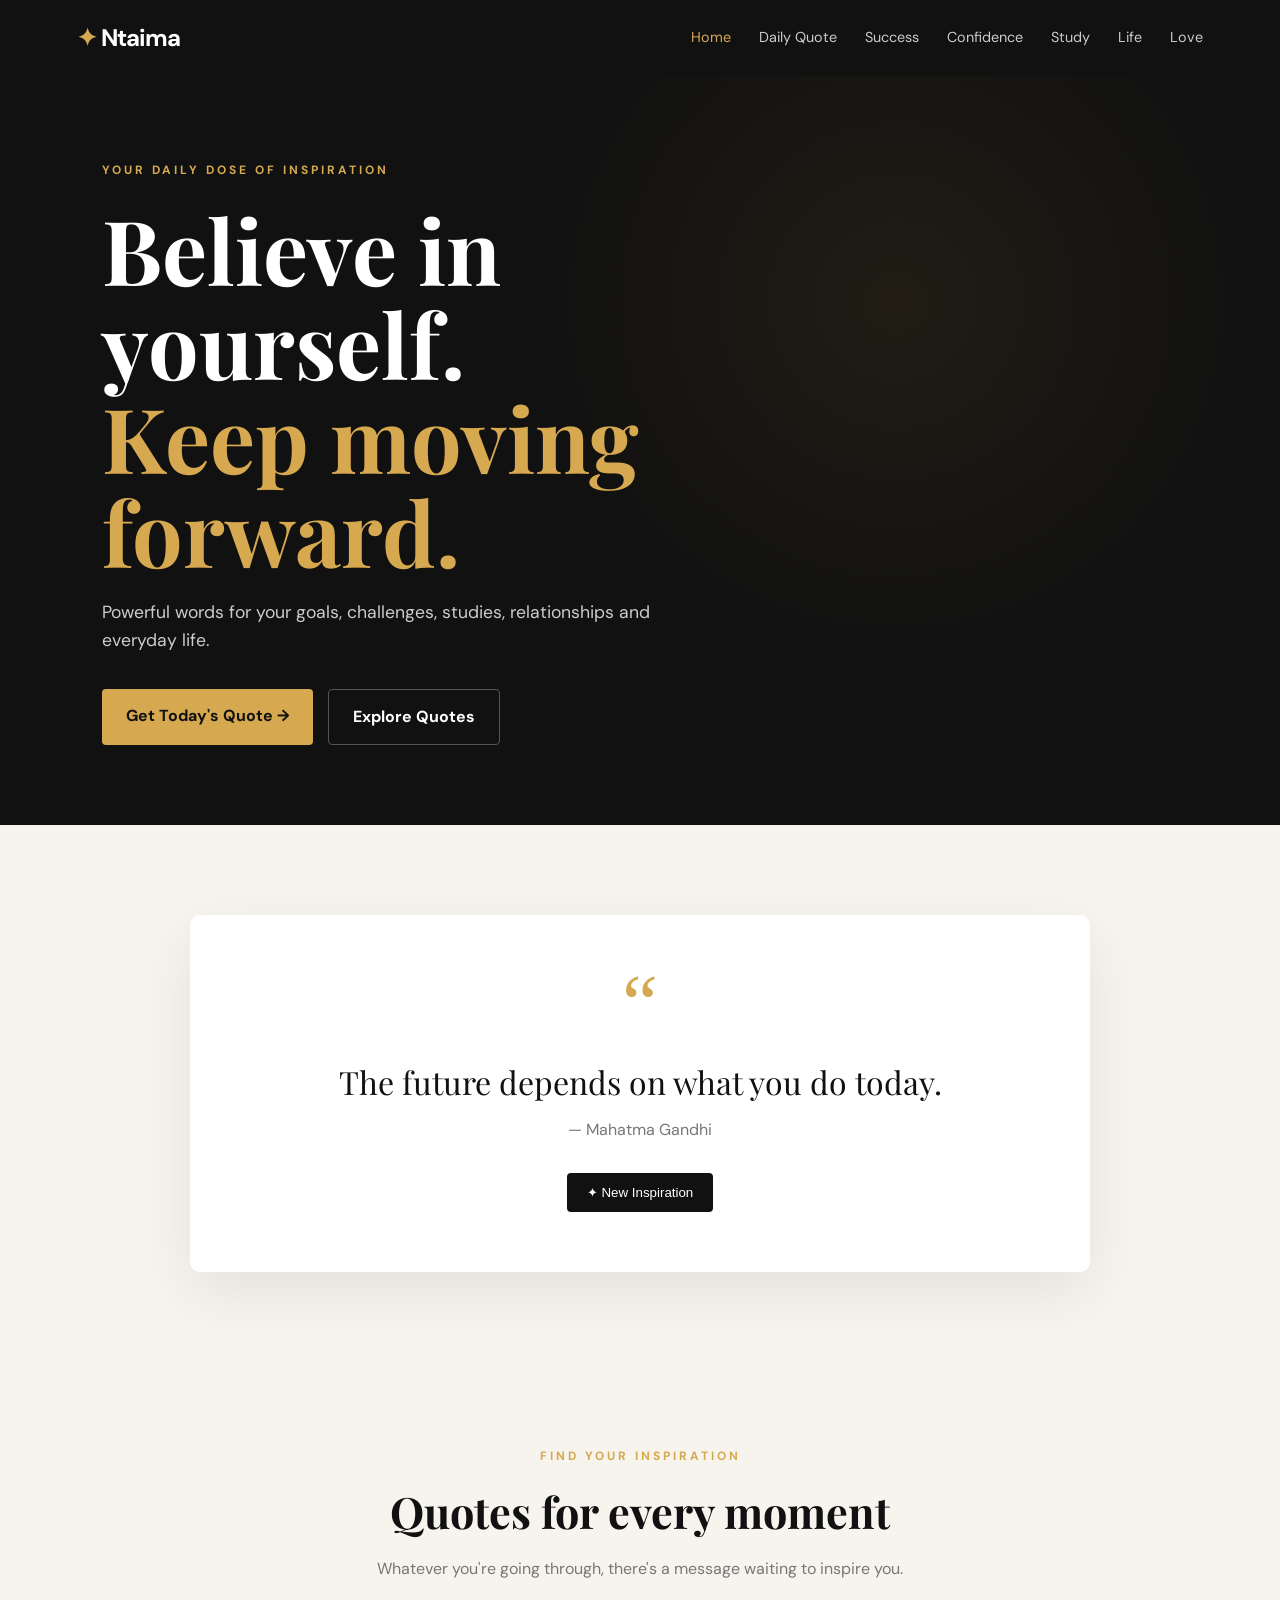
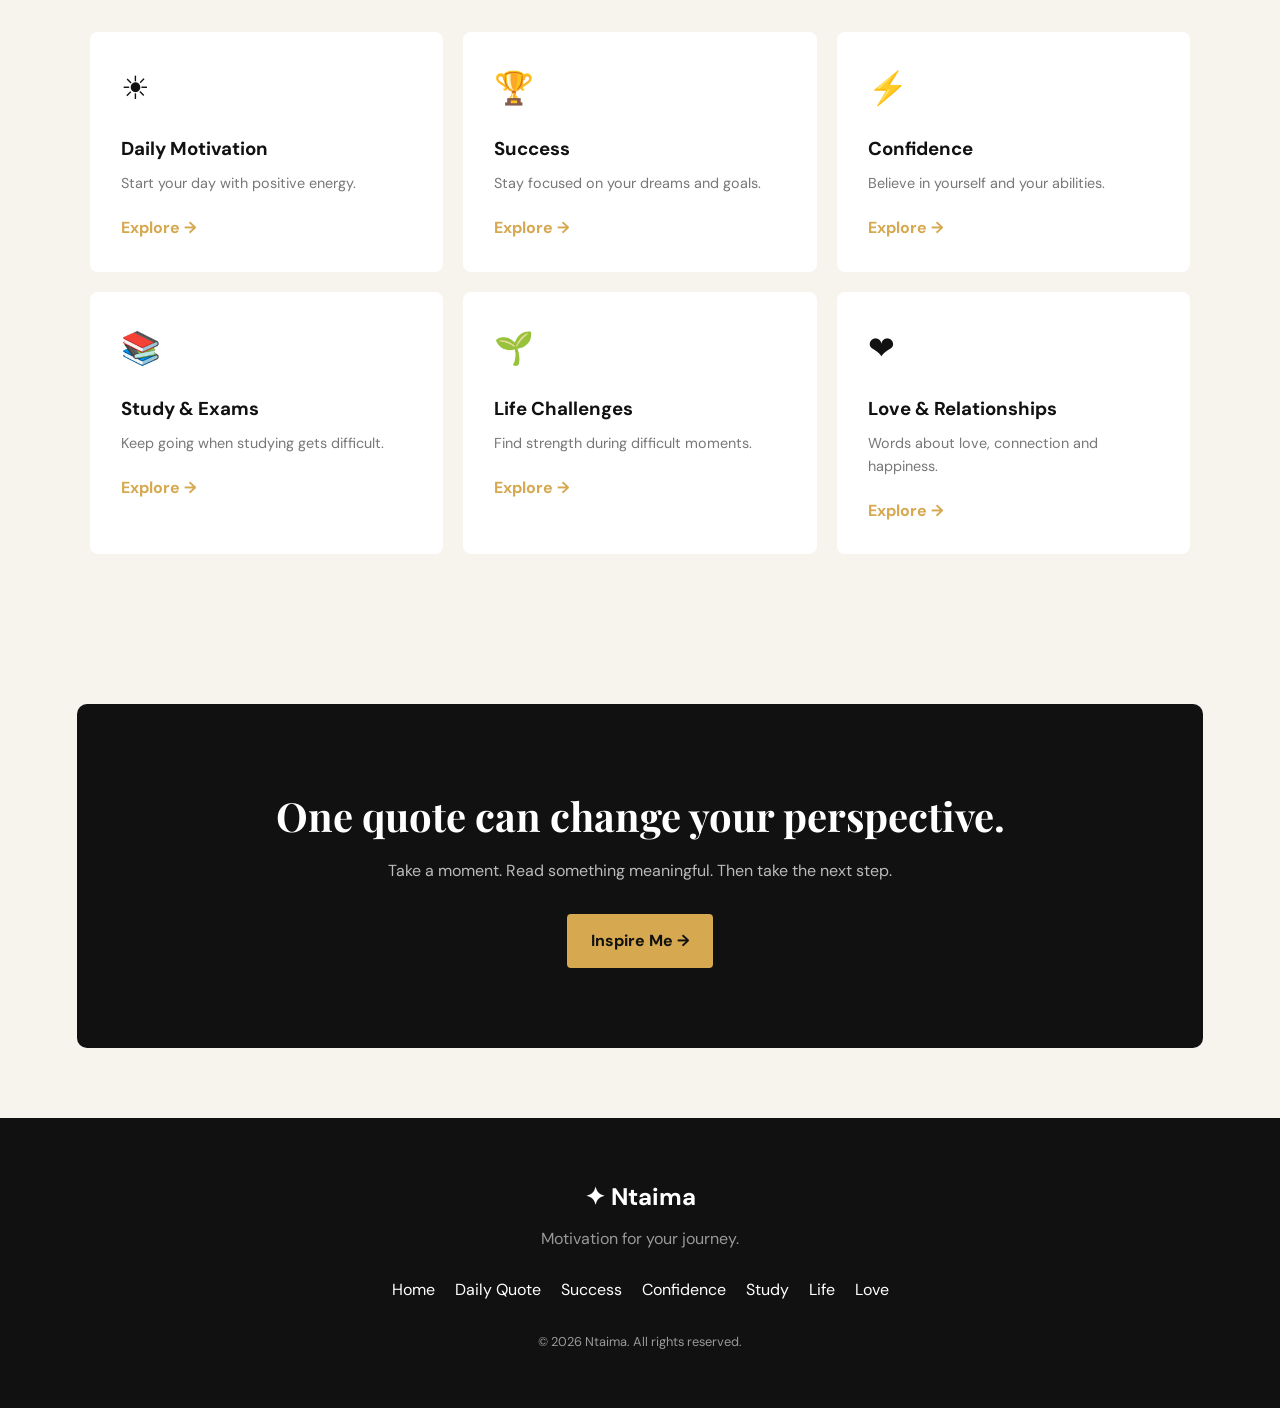
<file: index.html>
<!DOCTYPE html>
<html lang="en">
<head>
    <meta charset="UTF-8">
    <meta name="viewport" content="width=device-width, initial-scale=1.0">
    <meta name="description" content="Daily motivation and inspirational quotes for every situation.">
    <title>Ntaima | Find Your Motivation</title>

    <link rel="stylesheet" href="quote.css">
</head>

<body>

<header class="header">
    <a href="Quote.html" class="logo">
        <span>✦</span> Ntaima
    </a>

    <button class="menu-toggle" id="menuToggle" aria-label="Open menu">
        ☰
    </button>

    <nav class="navbar" id="navbar">
        <a href="Quote.html" class="active">Home</a>
        <a href="daily.html">Daily Quote</a>
        <a href="success.html">Success</a>
        <a href="confidence.html">Confidence</a>
        <a href="study.html">Study</a>
        <a href="life.html">Life</a>
        <a href="love.html">Love</a>
    </nav>
</header>


<main>

<section class="hero">

    <div class="hero-content">

        <span class="eyebrow">YOUR DAILY DOSE OF INSPIRATION</span>

        <h1>
            Believe in yourself.
            <span>Keep moving forward.</span>
        </h1>

        <p>
            Powerful words for your goals, challenges, studies,
            relationships and everyday life.
        </p>

        <div class="hero-buttons">
            <a href="daily.html" class="btn btn-primary">
                Get Today's Quote →
            </a>

            <a href="#categories" class="btn btn-secondary">
                Explore Quotes
            </a>
        </div>

    </div>

</section>


<section class="quote-preview">

    <div class="quote-card">

        <div class="quote-icon">“</div>

        <p id="homeQuote">
            The future depends on what you do today.
        </p>

        <span id="homeAuthor">— Mahatma Gandhi</span>

        <button class="refresh-btn" id="homeRefresh">
            ✦ New Inspiration
        </button>

    </div>

</section>


<section class="categories" id="categories">

    <div class="section-heading">
        <span>FIND YOUR INSPIRATION</span>
        <h2>Quotes for every moment</h2>
        <p>
            Whatever you're going through, there's a message
            waiting to inspire you.
        </p>
    </div>


    <div class="category-grid">

        <a href="daily.html" class="category-card">
            <div class="category-icon">☀</div>
            <h3>Daily Motivation</h3>
            <p>Start your day with positive energy.</p>
            <span>Explore →</span>
        </a>


        <a href="success.html" class="category-card">
            <div class="category-icon">🏆</div>
            <h3>Success</h3>
            <p>Stay focused on your dreams and goals.</p>
            <span>Explore →</span>
        </a>


        <a href="confidence.html" class="category-card">
            <div class="category-icon">⚡</div>
            <h3>Confidence</h3>
            <p>Believe in yourself and your abilities.</p>
            <span>Explore →</span>
        </a>


        <a href="study.html" class="category-card">
            <div class="category-icon">📚</div>
            <h3>Study & Exams</h3>
            <p>Keep going when studying gets difficult.</p>
            <span>Explore →</span>
        </a>


        <a href="life.html" class="category-card">
            <div class="category-icon">🌱</div>
            <h3>Life Challenges</h3>
            <p>Find strength during difficult moments.</p>
            <span>Explore →</span>
        </a>


        <a href="love.html" class="category-card">
            <div class="category-icon">❤</div>
            <h3>Love & Relationships</h3>
            <p>Words about love, connection and happiness.</p>
            <span>Explore →</span>
        </a>

    </div>

</section>


<section class="cta">

    <h2>One quote can change your perspective.</h2>

    <p>
        Take a moment. Read something meaningful.
        Then take the next step.
    </p>

    <a href="daily.html" class="btn btn-primary">
        Inspire Me →
    </a>

</section>

</main>


<footer class="footer">

    <div class="footer-logo">
        ✦ Ntaima
    </div>

    <p>
        Motivation for your journey.
    </p>

    <div class="footer-links">
        <a href="Quote.html">Home</a>
        <a href="daily.html">Daily Quote</a>
        <a href="success.html">Success</a>
        <a href="confidence.html">Confidence</a>
        <a href="study.html">Study</a>
        <a href="life.html">Life</a>
        <a href="love.html">Love</a>
    </div>

    <p class="copyright">
        © 2026 Ntaima. All rights reserved.
    </p>

</footer>


<script src="quote.js"></script>

</body>
</html>
</file>
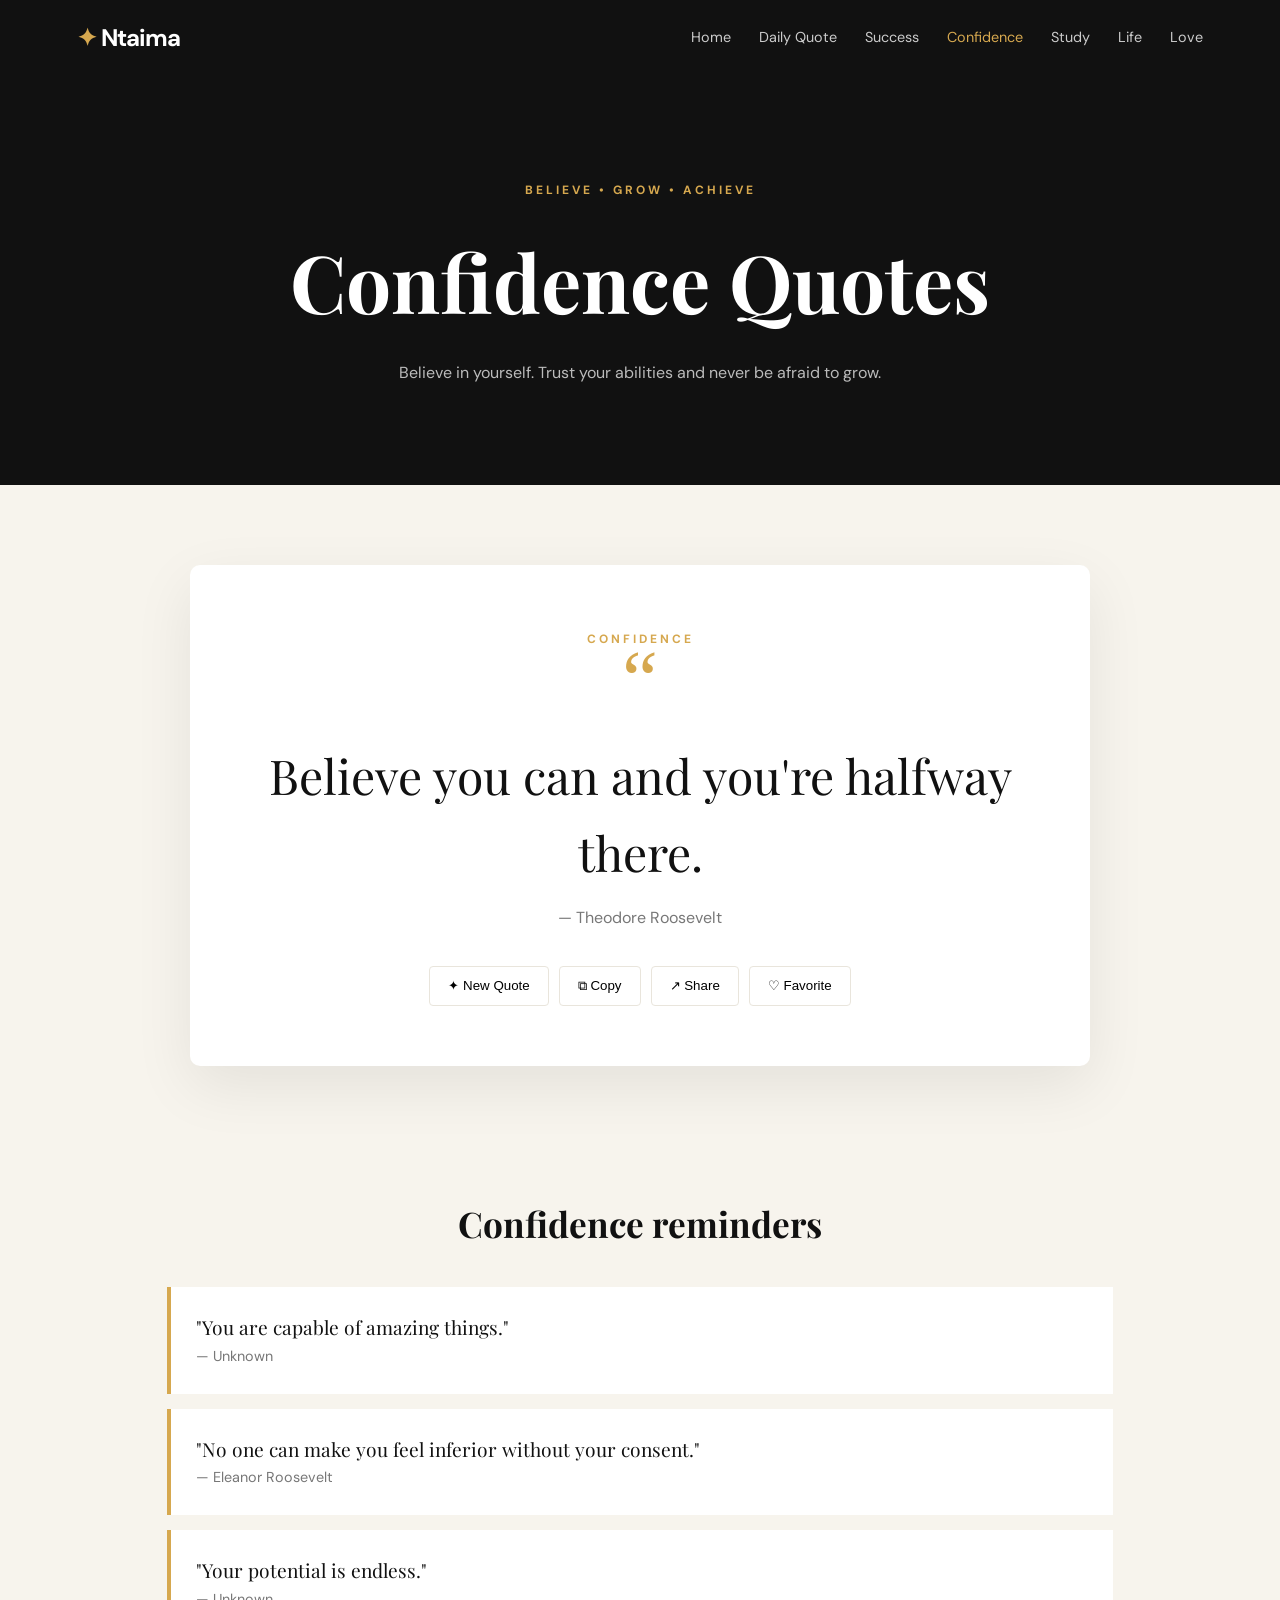
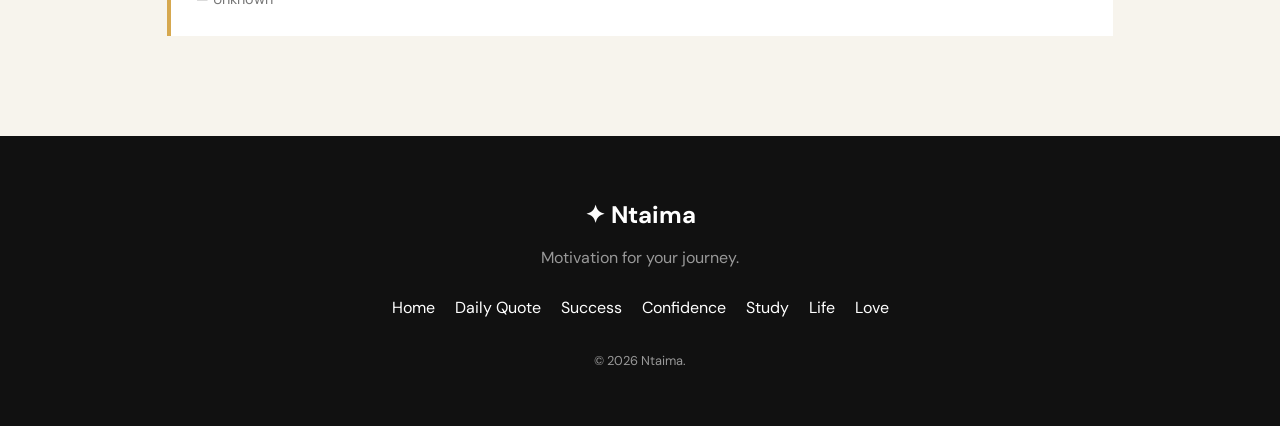
<file: confidence.html>
<!DOCTYPE html>
<html lang="en">
<head>
    <meta charset="UTF-8">
    <meta name="viewport" content="width=device-width, initial-scale=1.0">
    <meta name="description" content="Powerful confidence quotes to help you believe in yourself.">
    <title>Confidence Quotes | Ntaima</title>
    <link rel="stylesheet" href="quote.css">
</head>

<body>

<header class="header">

    <a href="index.html" class="logo">
        <span>✦</span> Ntaima
    </a>

    <button class="menu-toggle" id="menuToggle">☰</button>

    <nav class="navbar" id="navbar">
        <a href="index.html">Home</a>
        <a href="daily.html">Daily Quote</a>
        <a href="success.html">Success</a>
        <a href="confidence.html" class="active">Confidence</a>
        <a href="study.html">Study</a>
        <a href="life.html">Life</a>
        <a href="love.html">Love</a>
    </nav>

</header>


<main>

<section class="page-hero">

    <span class="eyebrow">BELIEVE • GROW • ACHIEVE</span>

    <h1>Confidence Quotes</h1>

    <p>
        Believe in yourself. Trust your abilities and never be afraid to grow.
    </p>

</section>


<section class="quote-section">

    <div class="large-quote-card">

        <span class="quote-label">CONFIDENCE</span>

        <div class="large-quote">“</div>

        <p id="quoteText">
            Believe you can and you're halfway there.
        </p>

        <span id="quoteAuthor">
            — Theodore Roosevelt
        </span>

        <div class="quote-actions">

            <button id="newQuote" class="action-btn">
                ✦ New Quote
            </button>

            <button id="copyQuote" class="action-btn">
                ⧉ Copy
            </button>

            <button id="shareQuote" class="action-btn">
                ↗ Share
            </button>

            <button id="favoriteQuote" class="action-btn">
                ♡ Favorite
            </button>

        </div>

    </div>

</section>


<section class="quote-list">

    <h2>Confidence reminders</h2>

    <div class="mini-quotes">

        <div class="mini-quote">
            <p>
                "You are capable of amazing things."
            </p>
            <span>— Unknown</span>
        </div>

        <div class="mini-quote">
            <p>
                "No one can make you feel inferior without your consent."
            </p>
            <span>— Eleanor Roosevelt</span>
        </div>

        <div class="mini-quote">
            <p>
                "Your potential is endless."
            </p>
            <span>— Unknown</span>
        </div>

    </div>

</section>

</main>


<footer class="footer">

    <div class="footer-logo">✦ Ntaima</div>

    <p>Motivation for your journey.</p>

    <div class="footer-links">
        <a href="index.html">Home</a>
        <a href="daily.html">Daily Quote</a>
        <a href="success.html">Success</a>
        <a href="confidence.html">Confidence</a>
        <a href="study.html">Study</a>
        <a href="life.html">Life</a>
        <a href="love.html">Love</a>
    </div>

    <p class="copyright">© 2026 Ntaima.</p>

</footer>

<script src="quote.js"></script>

</body>
</html>
</file>
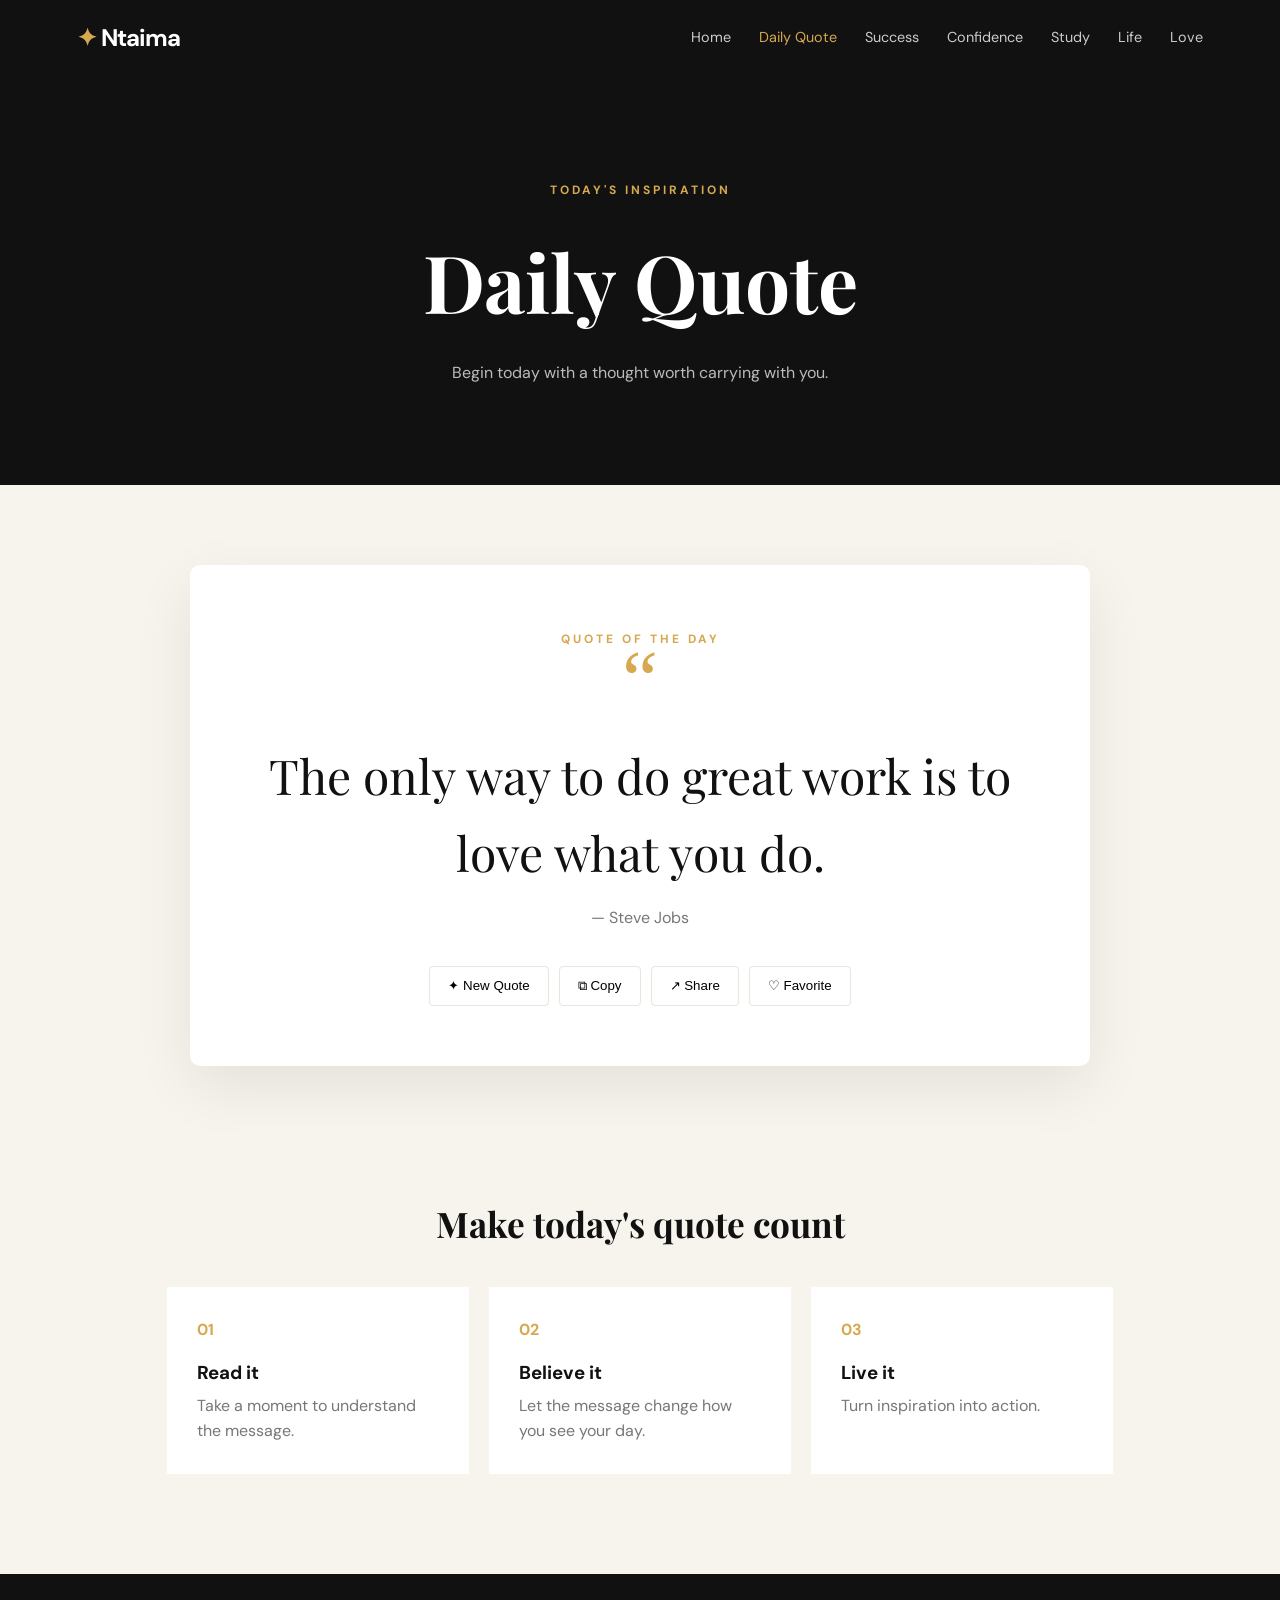
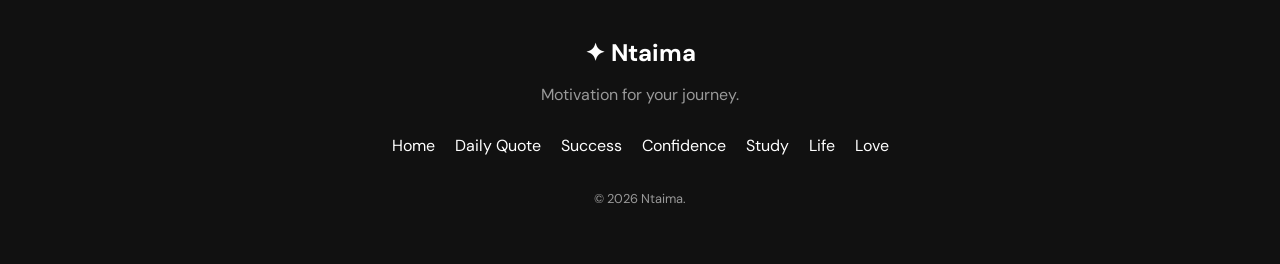
<file: daily.html>
<!DOCTYPE html>
<html lang="en">

<head>
    <meta charset="UTF-8">
    <meta name="viewport" content="width=device-width, initial-scale=1.0">

    <meta name="description" content="Get your daily motivational quote.">

    <title>Daily Quote | Ntaima</title>

    <link rel="stylesheet" href="quote.css">
</head>

<body>

<header class="header">

    <a href="index.html" class="logo">
        <span>✦</span> Ntaima
    </a>

    <button class="menu-toggle" id="menuToggle">☰</button>

    <nav class="navbar" id="navbar">

        <a href="index.html">Home</a>
        <a href="daily.html" class="active">Daily Quote</a>
        <a href="success.html">Success</a>
        <a href="confidence.html">Confidence</a>
        <a href="study.html">Study</a>
        <a href="life.html">Life</a>
        <a href="love.html">Love</a>

    </nav>

</header>


<main>

<section class="page-hero">

    <span class="eyebrow">TODAY'S INSPIRATION</span>

    <h1>Daily Quote</h1>

    <p>
        Begin today with a thought worth carrying with you.
    </p>

</section>


<section class="quote-section">

    <div class="large-quote-card">

        <span class="quote-label">QUOTE OF THE DAY</span>

        <div class="large-quote">“</div>

        <p id="quoteText">
            The only way to do great work is to love what you do.
        </p>

        <span id="quoteAuthor">— Steve Jobs</span>

        <div class="quote-actions">

            <button id="newQuote" class="action-btn">
                ✦ New Quote
            </button>

            <button id="copyQuote" class="action-btn">
                ⧉ Copy
            </button>

            <button id="shareQuote" class="action-btn">
                ↗ Share
            </button>

            <button id="favoriteQuote" class="action-btn">
                ♡ Favorite
            </button>

        </div>

    </div>

</section>


<section class="tips">

    <h2>Make today's quote count</h2>

    <div class="tips-grid">

        <div class="tip">
            <span>01</span>
            <h3>Read it</h3>
            <p>Take a moment to understand the message.</p>
        </div>

        <div class="tip">
            <span>02</span>
            <h3>Believe it</h3>
            <p>Let the message change how you see your day.</p>
        </div>

        <div class="tip">
            <span>03</span>
            <h3>Live it</h3>
            <p>Turn inspiration into action.</p>
        </div>

    </div>

</section>

</main>


<footer class="footer">

    <div class="footer-logo">✦ Ntaima</div>

    <p>Motivation for your journey.</p>

    <div class="footer-links">
        <a href="index.html">Home</a>
        <a href="daily.html">Daily Quote</a>
        <a href="success.html">Success</a>
        <a href="confidence.html">Confidence</a>
        <a href="study.html">Study</a>
        <a href="life.html">Life</a>
        <a href="love.html">Love</a>
    </div>

    <p class="copyright">© 2026 Ntaima.</p>

</footer>


<script src="quote.js"></script>

</body>
</html>
</file>
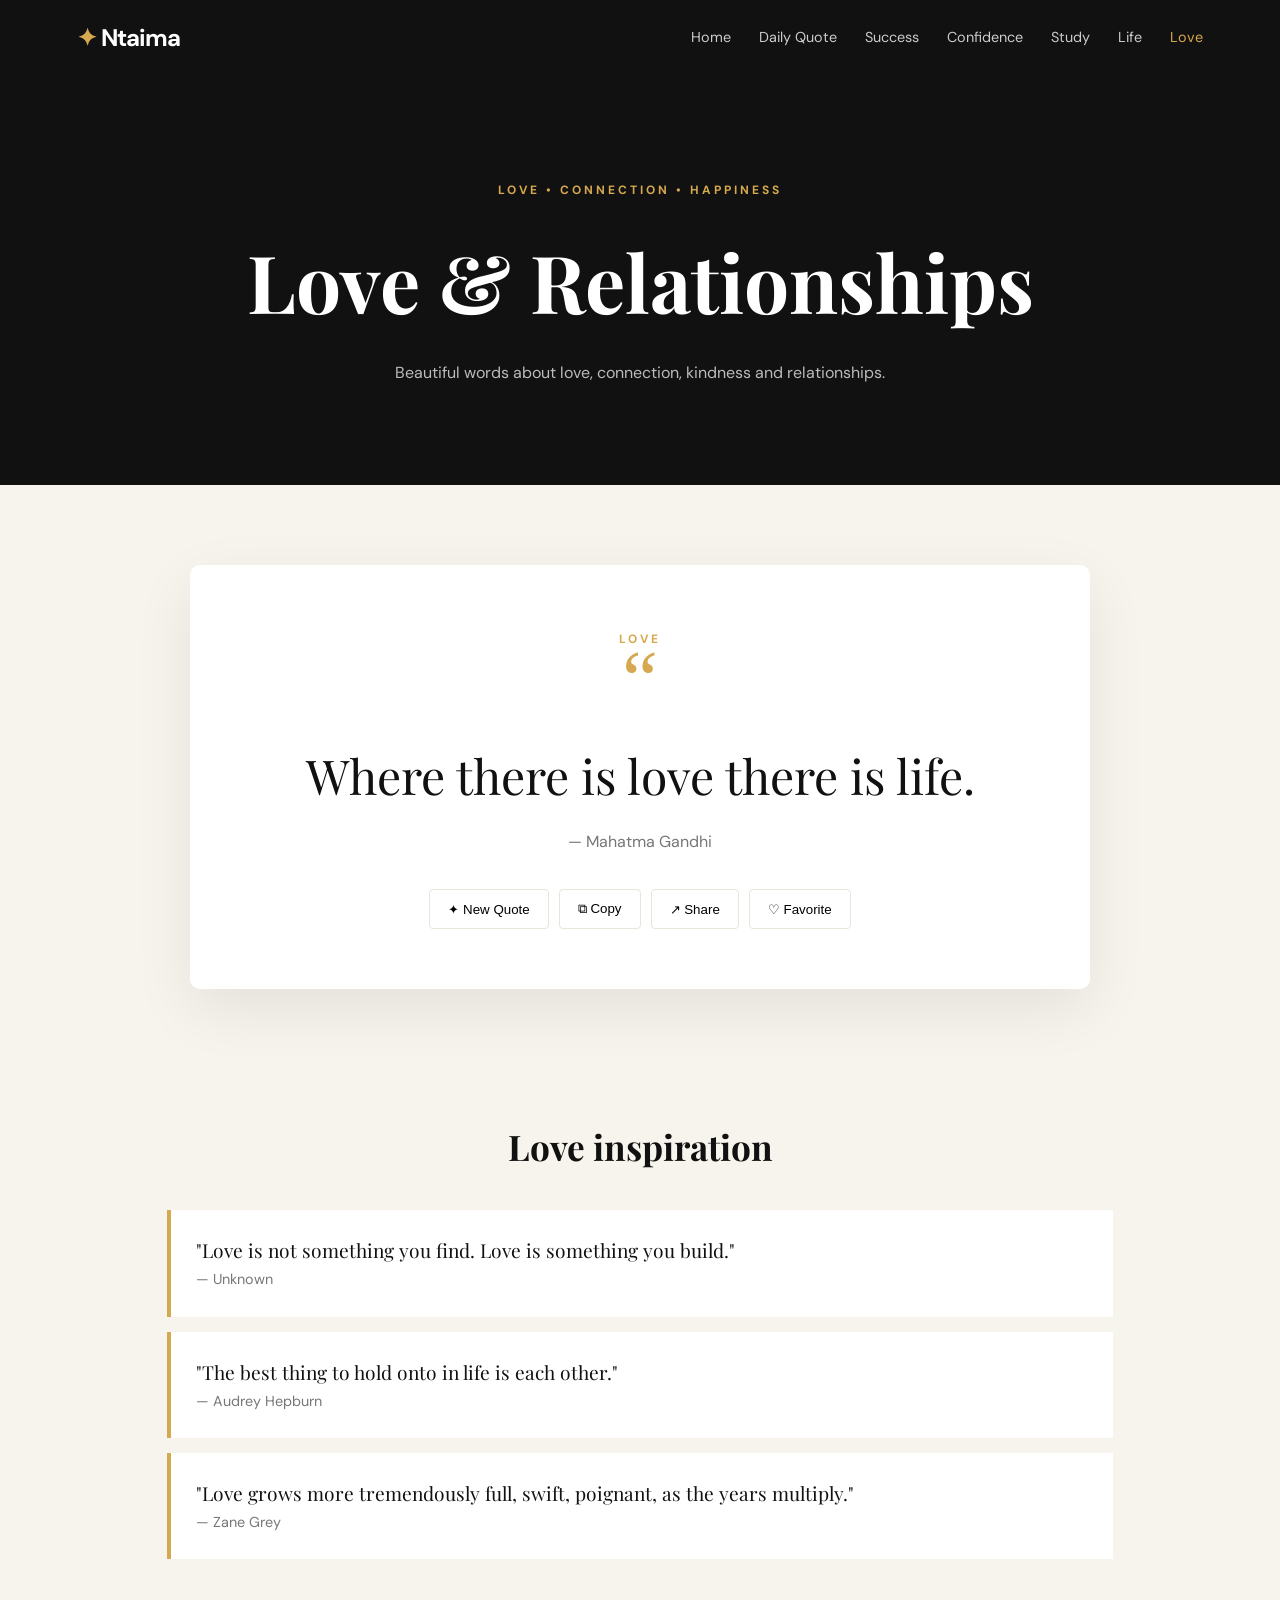
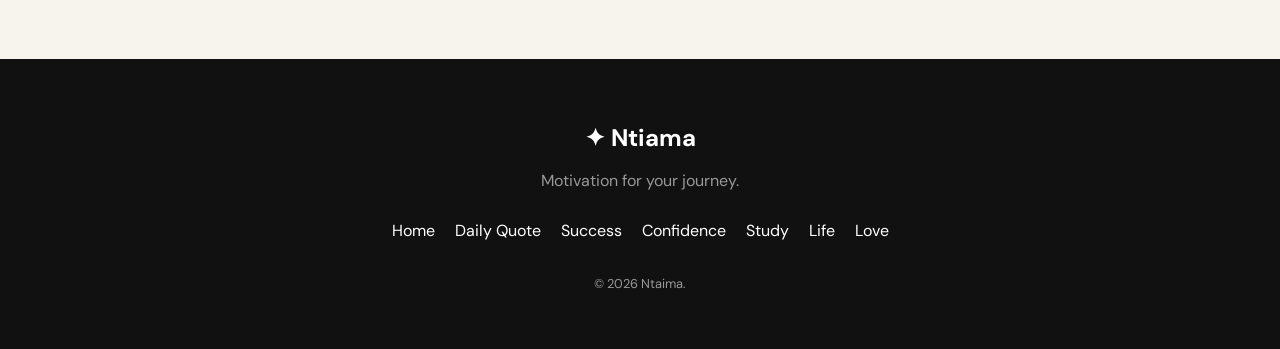
<file: love.html>
<!DOCTYPE html>
<html lang="en">
<head>
    <meta charset="UTF-8">
    <meta name="viewport" content="width=device-width, initial-scale=1.0">
    <meta name="description" content="Beautiful quotes about love, relationships and connection.">
    <title>Love & Relationship Quotes | Ntaima</title>
    <link rel="stylesheet" href="quote.css">
</head>

<body>

<header class="header">

    <a href="index.html" class="logo">
        <span>✦</span> Ntaima
    </a>

    <button class="menu-toggle" id="menuToggle">☰</button>

    <nav class="navbar" id="navbar">
        <a href="index.html">Home</a>
        <a href="daily.html">Daily Quote</a>
        <a href="success.html">Success</a>
        <a href="confidence.html">Confidence</a>
        <a href="study.html">Study</a>
        <a href="life.html">Life</a>
        <a href="love.html" class="active">Love</a>
    </nav>

</header>


<main>

<section class="page-hero">

    <span class="eyebrow">LOVE • CONNECTION • HAPPINESS</span>

    <h1>Love & Relationships</h1>

    <p>
        Beautiful words about love, connection, kindness and relationships.
    </p>

</section>


<section class="quote-section">

    <div class="large-quote-card">

        <span class="quote-label">LOVE</span>

        <div class="large-quote">“</div>

        <p id="quoteText">
            Where there is love there is life.
        </p>

        <span id="quoteAuthor">
            — Mahatma Gandhi
        </span>

        <div class="quote-actions">

            <button id="newQuote" class="action-btn">
                ✦ New Quote
            </button>

            <button id="copyQuote" class="action-btn">
                ⧉ Copy
            </button>

            <button id="shareQuote" class="action-btn">
                ↗ Share
            </button>

            <button id="favoriteQuote" class="action-btn">
                ♡ Favorite
            </button>

        </div>

    </div>

</section>


<section class="quote-list">

    <h2>Love inspiration</h2>

    <div class="mini-quotes">

        <div class="mini-quote">
            <p>
                "Love is not something you find. Love is something you build."
            </p>
            <span>— Unknown</span>
        </div>

        <div class="mini-quote">
            <p>
                "The best thing to hold onto in life is each other."
            </p>
            <span>— Audrey Hepburn</span>
        </div>

        <div class="mini-quote">
            <p>
                "Love grows more tremendously full, swift, poignant, as the years multiply."
            </p>
            <span>— Zane Grey</span>
        </div>

    </div>

</section>

</main>


<footer class="footer">

    <div class="footer-logo">✦ Ntiama</div>

    <p>Motivation for your journey.</p>

    <div class="footer-links">
        <a href="index.html">Home</a>
        <a href="daily.html">Daily Quote</a>
        <a href="success.html">Success</a>
        <a href="confidence.html">Confidence</a>
        <a href="study.html">Study</a>
        <a href="life.html">Life</a>
        <a href="love.html">Love</a>
    </div>

    <p class="copyright">© 2026 Ntaima.</p>

</footer>

<script src="quote.js"></script>

</body>
</html>
</file>
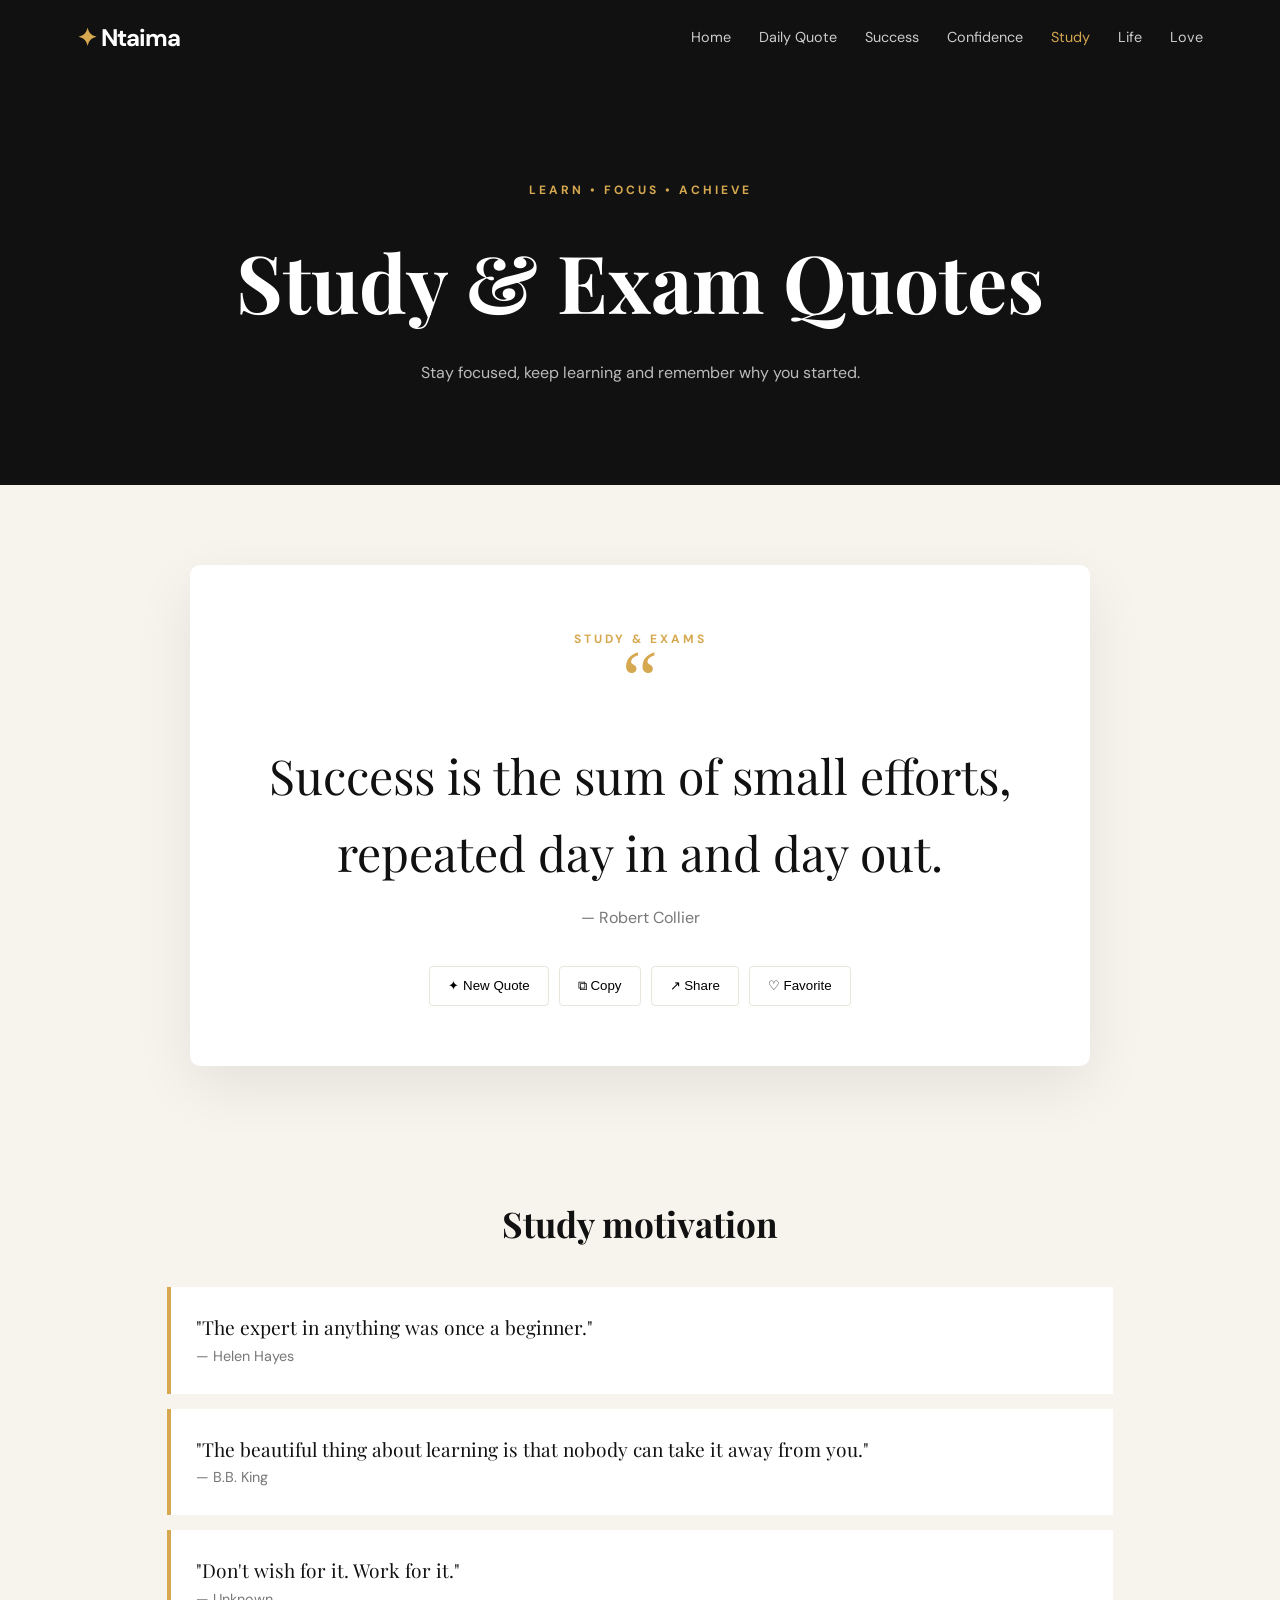
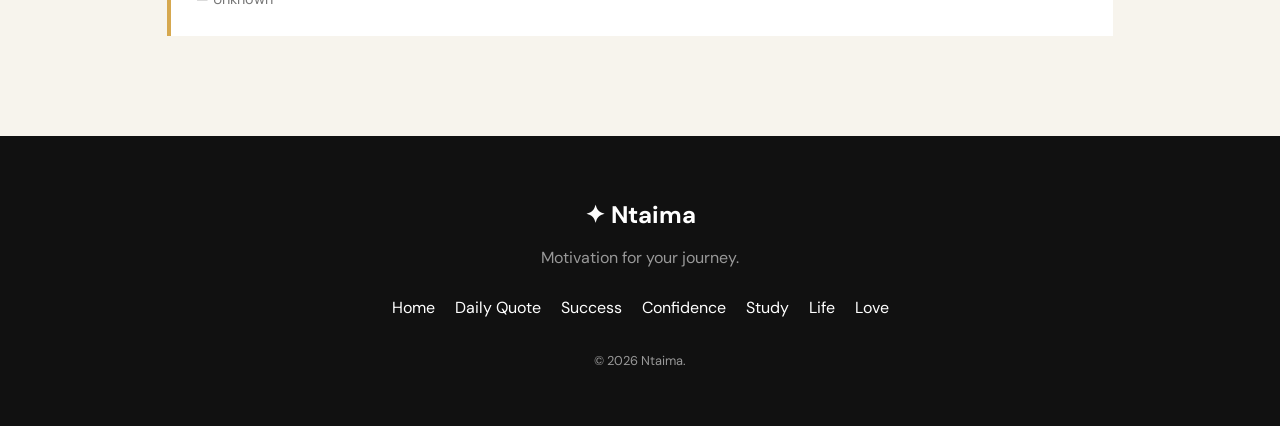
<file: study.html>
<!DOCTYPE html>
<html lang="en">
<head>
    <meta charset="UTF-8">
    <meta name="viewport" content="width=device-width, initial-scale=1.0">
    <meta name="description" content="Motivational quotes for studying, exams and learning.">
    <title>Study & Exam Quotes | Ntaima</title>
    <link rel="stylesheet" href="quote.css">
</head>

<body>

<header class="header">

    <a href="index.html" class="logo">
        <span>✦</span> Ntaima
    </a>

    <button class="menu-toggle" id="menuToggle">☰</button>

    <nav class="navbar" id="navbar">
        <a href="index.html">Home</a>
        <a href="daily.html">Daily Quote</a>
        <a href="success.html">Success</a>
        <a href="confidence.html">Confidence</a>
        <a href="study.html" class="active">Study</a>
        <a href="life.html">Life</a>
        <a href="love.html">Love</a>
    </nav>

</header>


<main>

<section class="page-hero">

    <span class="eyebrow">LEARN • FOCUS • ACHIEVE</span>

    <h1>Study & Exam Quotes</h1>

    <p>
        Stay focused, keep learning and remember why you started.
    </p>

</section>


<section class="quote-section">

    <div class="large-quote-card">

        <span class="quote-label">STUDY & EXAMS</span>

        <div class="large-quote">“</div>

        <p id="quoteText">
            Success is the sum of small efforts, repeated day in and day out.
        </p>

        <span id="quoteAuthor">
            — Robert Collier
        </span>

        <div class="quote-actions">

            <button id="newQuote" class="action-btn">
                ✦ New Quote
            </button>

            <button id="copyQuote" class="action-btn">
                ⧉ Copy
            </button>

            <button id="shareQuote" class="action-btn">
                ↗ Share
            </button>

            <button id="favoriteQuote" class="action-btn">
                ♡ Favorite
            </button>

        </div>

    </div>

</section>


<section class="quote-list">

    <h2>Study motivation</h2>

    <div class="mini-quotes">

        <div class="mini-quote">
            <p>
                "The expert in anything was once a beginner."
            </p>
            <span>— Helen Hayes</span>
        </div>

        <div class="mini-quote">
            <p>
                "The beautiful thing about learning is that nobody can take it away from you."
            </p>
            <span>— B.B. King</span>
        </div>

        <div class="mini-quote">
            <p>
                "Don't wish for it. Work for it."
            </p>
            <span>— Unknown</span>
        </div>

    </div>

</section>

</main>


<footer class="footer">

    <div class="footer-logo">✦ Ntaima</div>

    <p>Motivation for your journey.</p>

    <div class="footer-links">
        <a href="index.html">Home</a>
        <a href="daily.html">Daily Quote</a>
        <a href="success.html">Success</a>
        <a href="confidence.html">Confidence</a>
        <a href="study.html">Study</a>
        <a href="life.html">Life</a>
        <a href="love.html">Love</a>
    </div>

    <p class="copyright">© 2026 Ntaima.</p>

</footer>

<script src="quote.js"></script>

</body>
</html>
</file>
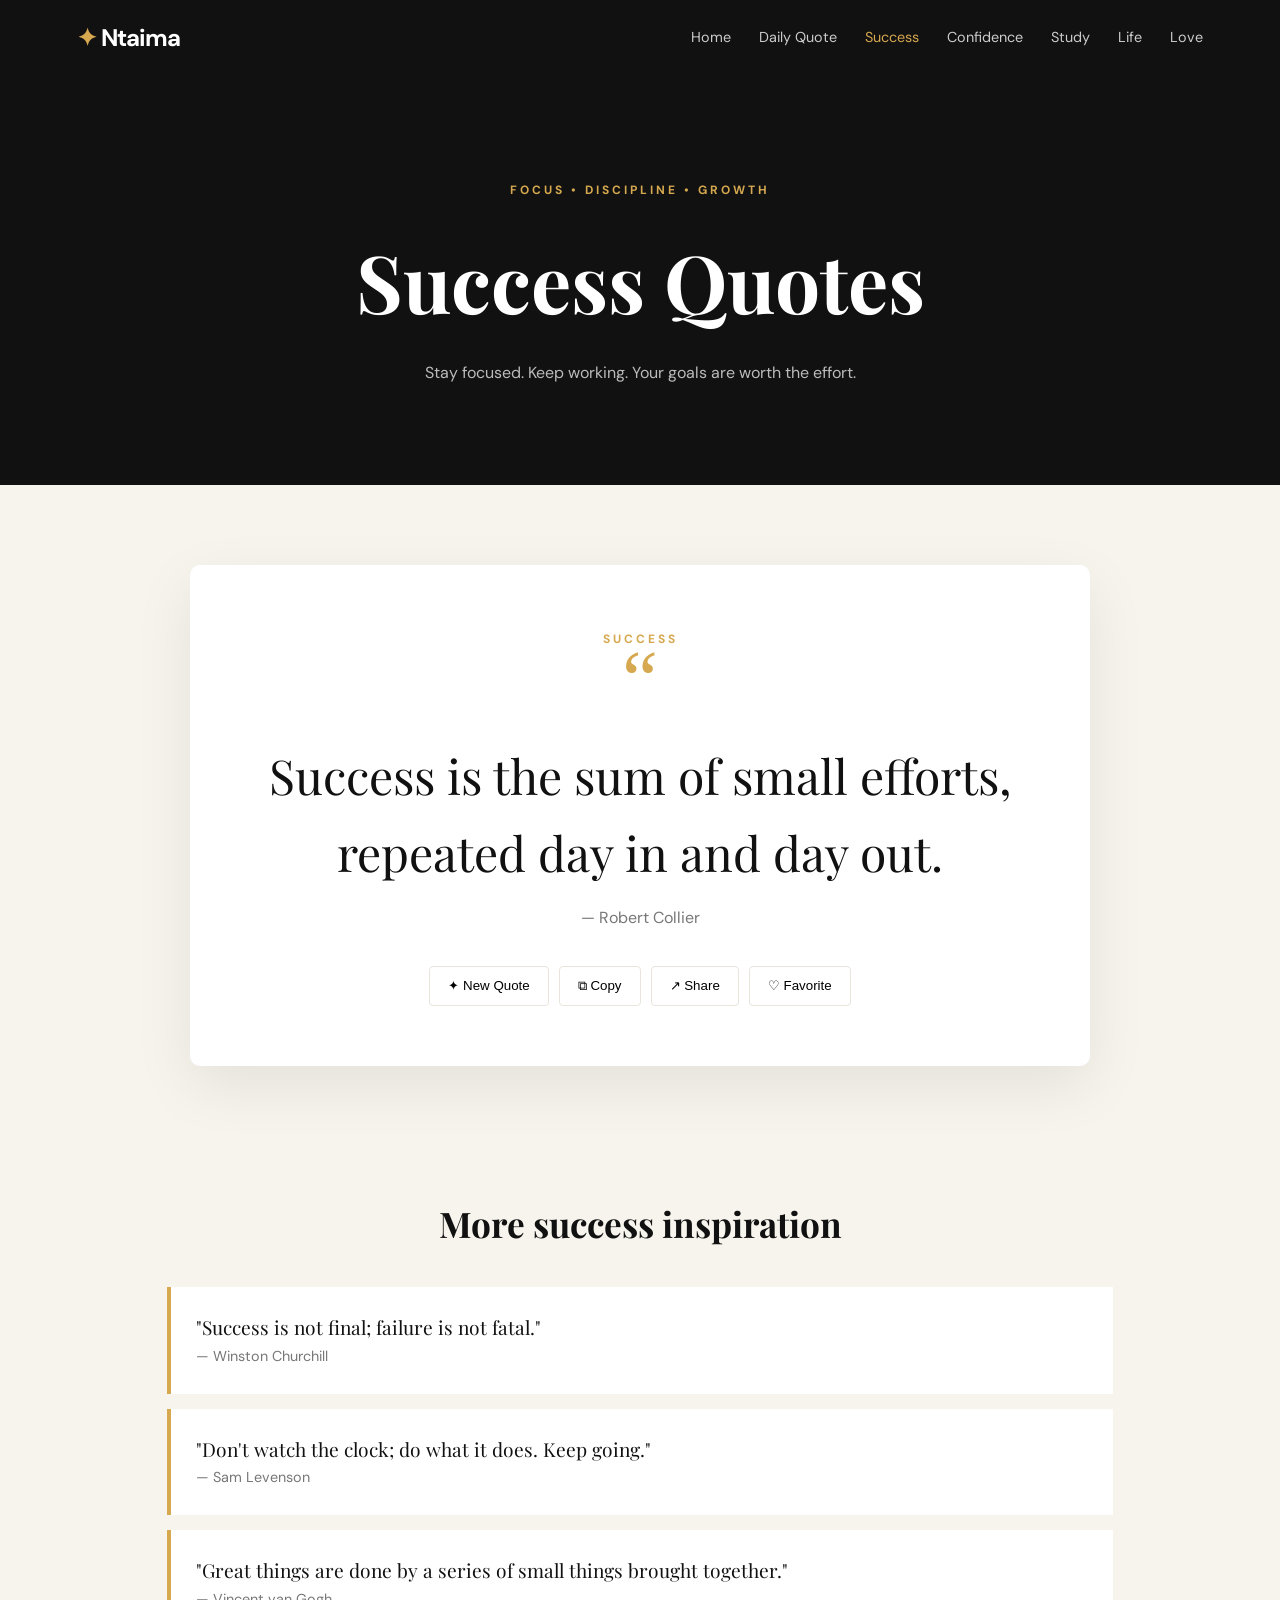
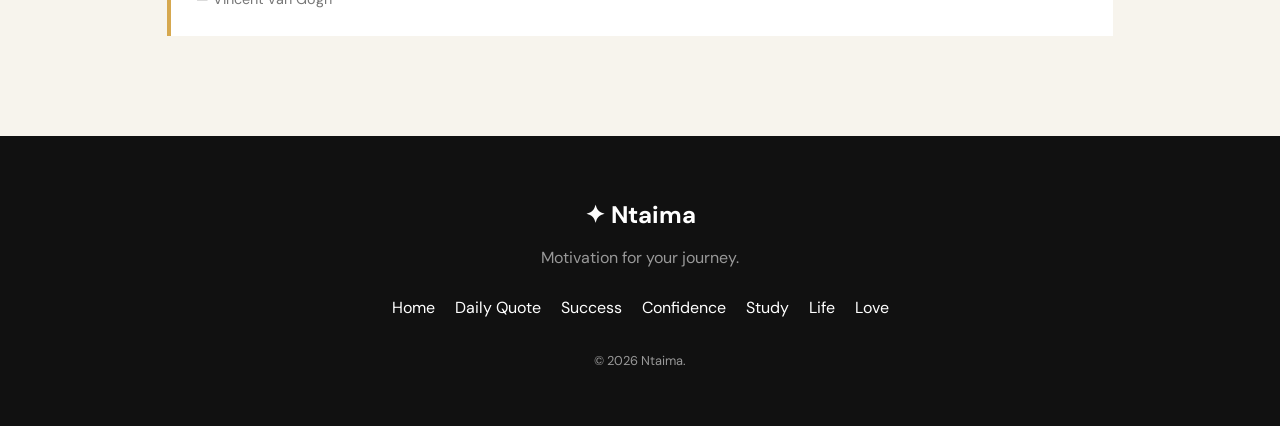
<file: success.html>
<!DOCTYPE html>
<html lang="en">

<head>

    <meta charset="UTF-8">
    <meta name="viewport" content="width=device-width, initial-scale=1.0">

    <title>Success Quotes | Ntaima</title>

    <link rel="stylesheet" href="quote.css">

</head>

<body>

<header class="header">

    <a href="index.html" class="logo">
        <span>✦</span> Ntaima
    </a>

    <button class="menu-toggle" id="menuToggle">☰</button>

    <nav class="navbar" id="navbar">

        <a href="index.html">Home</a>
        <a href="daily.html">Daily Quote</a>
        <a href="success.html" class="active">Success</a>
        <a href="confidence.html">Confidence</a>
        <a href="study.html">Study</a>
        <a href="life.html">Life</a>
        <a href="love.html">Love</a>

    </nav>

</header>


<main>

<section class="page-hero">

    <span class="eyebrow">FOCUS • DISCIPLINE • GROWTH</span>

    <h1>Success Quotes</h1>

    <p>
        Stay focused. Keep working. Your goals are worth the effort.
    </p>

</section>


<section class="quote-section">

    <div class="large-quote-card">

        <span class="quote-label">SUCCESS</span>

        <div class="large-quote">“</div>

        <p id="quoteText">
            Success is the sum of small efforts, repeated day in and day out.
        </p>

        <span id="quoteAuthor">
            — Robert Collier
        </span>

        <div class="quote-actions">

            <button id="newQuote" class="action-btn">
                ✦ New Quote
            </button>

            <button id="copyQuote" class="action-btn">
                ⧉ Copy
            </button>

            <button id="shareQuote" class="action-btn">
                ↗ Share
            </button>

            <button id="favoriteQuote" class="action-btn">
                ♡ Favorite
            </button>

        </div>

    </div>

</section>


<section class="quote-list">

    <h2>More success inspiration</h2>

    <div class="mini-quotes">

        <div class="mini-quote">
            <p>
                "Success is not final; failure is not fatal."
            </p>
            <span>— Winston Churchill</span>
        </div>

        <div class="mini-quote">
            <p>
                "Don't watch the clock; do what it does. Keep going."
            </p>
            <span>— Sam Levenson</span>
        </div>

        <div class="mini-quote">
            <p>
                "Great things are done by a series of small things brought together."
            </p>
            <span>— Vincent van Gogh</span>
        </div>

    </div>

</section>

</main>


<footer class="footer">

    <div class="footer-logo">✦ Ntaima</div>

    <p>Motivation for your journey.</p>

    <div class="footer-links">

        <a href="index.html">Home</a>
        <a href="daily.html">Daily Quote</a>
        <a href="success.html">Success</a>
        <a href="confidence.html">Confidence</a>
        <a href="study.html">Study</a>
        <a href="life.html">Life</a>
        <a href="love.html">Love</a>

    </div>

    <p class="copyright">© 2026 Ntaima.</p>

</footer>


<script src="quote.js"></script>

</body>
</html>
</file>
<file: quote.css>
@import url('https://fonts.googleapis.com/css2?family=DM+Sans:wght@400;500;600;700&family=Playfair+Display:wght@600;700&display=swap');


:root {
    --dark: #111111;
    --dark-soft: #1c1c1c;
    --cream: #f7f4ed;
    --white: #ffffff;
    --gold: #d6a84f;
    --gray: #777777;
    --light-gray: #e9e5dc;
    --shadow: 0 20px 60px rgba(0,0,0,0.08);
}


* {
    margin: 0;
    padding: 0;
    box-sizing: border-box;
}


html {
    scroll-behavior: smooth;
}


body {
    font-family: "DM Sans", sans-serif;
    background: var(--cream);
    color: var(--dark);
    line-height: 1.6;
}


a {
    text-decoration: none;
    color: inherit;
}


.header {
    height: 76px;
    padding: 0 6%;
    display: flex;
    align-items: center;
    justify-content: space-between;
    background: var(--dark);
    color: var(--white);
    position: sticky;
    top: 0;
    z-index: 1000;
}


.logo {
    font-size: 1.5rem;
    font-weight: 700;
    letter-spacing: -1px;
}


.logo span {
    color: var(--gold);
}


.navbar {
    display: flex;
    gap: 28px;
    align-items: center;
}


.navbar a {
    color: #cccccc;
    font-size: 0.9rem;
    transition: 0.3s;
}


.navbar a:hover,
.navbar a.active {
    color: var(--gold);
}


.menu-toggle {
    display: none;
    border: none;
    background: none;
    color: white;
    font-size: 1.7rem;
    cursor: pointer;
}


.hero {
    min-height: 620px;
    display: flex;
    align-items: center;
    padding: 80px 8%;
    background:
        linear-gradient(rgba(17,17,17,.78), rgba(17,17,17,.78)),
        radial-gradient(circle at 70% 30%, #594822, transparent 35%),
        #111;
    color: white;
}


.hero-content {
    max-width: 760px;
}


.eyebrow {
    color: var(--gold);
    font-size: .75rem;
    font-weight: 700;
    letter-spacing: 3px;
}


.hero h1 {
    font-family: "Playfair Display", serif;
    font-size: clamp(3rem, 7vw, 6rem);
    line-height: 1.05;
    margin: 20px 0;
}


.hero h1 span {
    display: block;
    color: var(--gold);
}


.hero p {
    max-width: 620px;
    color: #cccccc;
    font-size: 1.1rem;
}


.hero-buttons {
    display: flex;
    gap: 15px;
    margin-top: 35px;
    flex-wrap: wrap;
}


.btn {
    display: inline-block;
    padding: 14px 24px;
    border-radius: 4px;
    font-weight: 700;
    transition: .3s;
}


.btn-primary {
    background: var(--gold);
    color: var(--dark);
}


.btn-primary:hover {
    transform: translateY(-3px);
}


.btn-secondary {
    border: 1px solid #555;
    color: white;
}


.btn-secondary:hover {
    border-color: var(--gold);
    color: var(--gold);
}


.quote-preview {
    padding: 90px 6%;
}


.quote-card,
.large-quote-card {
    max-width: 900px;
    margin: auto;
    background: white;
    padding: 60px;
    text-align: center;
    box-shadow: var(--shadow);
    border-radius: 10px;
}


.quote-icon,
.large-quote {
    font-family: Georgia, serif;
    color: var(--gold);
    font-size: 5rem;
    line-height: .7;
}


.quote-card p {
    font-family: "Playfair Display", serif;
    font-size: 2rem;
    margin: 25px 0 10px;
}


.quote-card span {
    color: var(--gray);
}


.refresh-btn {
    display: block;
    margin: 30px auto 0;
    border: none;
    background: var(--dark);
    color: white;
    padding: 12px 20px;
    border-radius: 4px;
    cursor: pointer;
}


.categories {
    padding: 80px 6%;
}


.section-heading {
    text-align: center;
    max-width: 650px;
    margin: 0 auto 50px;
}


.section-heading span {
    color: var(--gold);
    font-size: .75rem;
    letter-spacing: 3px;
    font-weight: 700;
}


.section-heading h2 {
    font-family: "Playfair Display", serif;
    font-size: 2.7rem;
    margin: 10px 0;
}


.section-heading p {
    color: var(--gray);
}


.category-grid {
    max-width: 1100px;
    margin: auto;
    display: grid;
    grid-template-columns: repeat(3, 1fr);
    gap: 20px;
}


.category-card {
    background: white;
    padding: 30px;
    border-radius: 8px;
    transition: .3s;
    border: 1px solid transparent;
}


.category-card:hover {
    transform: translateY(-7px);
    border-color: var(--gold);
    box-shadow: var(--shadow);
}


.category-icon {
    font-size: 2rem;
    margin-bottom: 20px;
}


.category-card h3 {
    margin-bottom: 8px;
}


.category-card p {
    color: var(--gray);
    font-size: .9rem;
    margin-bottom: 20px;
}


.category-card span {
    color: var(--gold);
    font-weight: 700;
}


.cta {
    margin: 70px 6%;
    padding: 80px 20px;
    text-align: center;
    background: var(--dark);
    color: white;
    border-radius: 10px;
}


.cta h2 {
    font-family: "Playfair Display", serif;
    font-size: 2.5rem;
}


.cta p {
    color: #bbb;
    margin: 10px 0 30px;
}


.page-hero {
    background: var(--dark);
    color: white;
    padding: 100px 6%;
    text-align: center;
}


.page-hero h1 {
    font-family: "Playfair Display", serif;
    font-size: clamp(3rem, 7vw, 5rem);
    margin: 15px 0;
}


.page-hero p {
    color: #bbb;
}


.quote-section {
    padding: 80px 6%;
}


.quote-label {
    color: var(--gold);
    font-size: .75rem;
    letter-spacing: 3px;
    font-weight: 700;
}


.large-quote-card p {
    font-family: "Playfair Display", serif;
    font-size: clamp(1.8rem, 4vw, 3rem);
    margin: 30px auto 15px;
    max-width: 750px;
}


.large-quote-card > span:not(.quote-label) {
    color: var(--gray);
}


.quote-actions {
    display: flex;
    justify-content: center;
    gap: 10px;
    margin-top: 35px;
    flex-wrap: wrap;
}


.action-btn {
    border: 1px solid var(--light-gray);
    background: white;
    padding: 11px 18px;
    border-radius: 4px;
    cursor: pointer;
    transition: .3s;
}


.action-btn:hover {
    background: var(--dark);
    color: white;
}


.tips,
.quote-list {
    padding: 50px 6% 100px;
    max-width: 1100px;
    margin: auto;
}


.tips h2,
.quote-list h2 {
    font-family: "Playfair Display", serif;
    font-size: 2.2rem;
    text-align: center;
    margin-bottom: 35px;
}


.tips-grid {
    display: grid;
    grid-template-columns: repeat(3, 1fr);
    gap: 20px;
}


.tip {
    padding: 30px;
    background: white;
}


.tip span {
    color: var(--gold);
    font-weight: bold;
}


.tip h3 {
    margin: 15px 0 5px;
}


.tip p {
    color: var(--gray);
}


.mini-quotes {
    display: grid;
    gap: 15px;
}


.mini-quote {
    padding: 25px;
    background: white;
    border-left: 4px solid var(--gold);
}


.mini-quote p {
    font-family: "Playfair Display", serif;
    font-size: 1.2rem;
}


.mini-quote span {
    color: var(--gray);
    font-size: .9rem;
}


.footer {
    background: var(--dark);
    color: white;
    padding: 60px 6% 30px;
    text-align: center;
}


.footer-logo {
    font-size: 1.5rem;
    font-weight: 700;
}


.footer p {
    color: #999;
    margin: 10px 0 25px;
}


.footer-links {
    display: flex;
    justify-content: center;
    flex-wrap: wrap;
    gap: 20px;
    margin-bottom: 30px;
}


.footer-links a:hover {
    color: var(--gold);
}


.copyright {
    font-size: .8rem;
}


/* MOBILE */

@media (max-width: 850px) {

    .menu-toggle {
        display: block;
    }


    .navbar {
        position: absolute;
        top: 76px;
        right: 0;
        width: 100%;
        background: var(--dark);
        display: none;
        flex-direction: column;
        align-items: stretch;
        gap: 0;
        padding: 10px 6%;
    }


    .navbar.show {
        display: flex;
    }


    .navbar a {
        padding: 15px 0;
        border-bottom: 1px solid #292929;
    }


    .category-grid,
    .tips-grid {
        grid-template-columns: 1fr 1fr;
    }


    .hero {
        min-height: 550px;
    }


    .quote-card,
    .large-quote-card {
        padding: 40px 20px;
    }

}


@media (max-width: 600px) {

    .header {
        padding: 0 5%;
    }


    .hero {
        padding: 70px 5%;
    }


    .hero h1 {
        font-size: 3rem;
    }


    .category-grid,
    .tips-grid {
        grid-template-columns: 1fr;
    }


    .quote-card p {
        font-size: 1.5rem;
    }


    .page-hero {
        padding: 70px 5%;
    }


    .large-quote-card p {
        font-size: 1.7rem;
    }


    .cta {
        margin: 40px 5%;
    }

}
</file>
